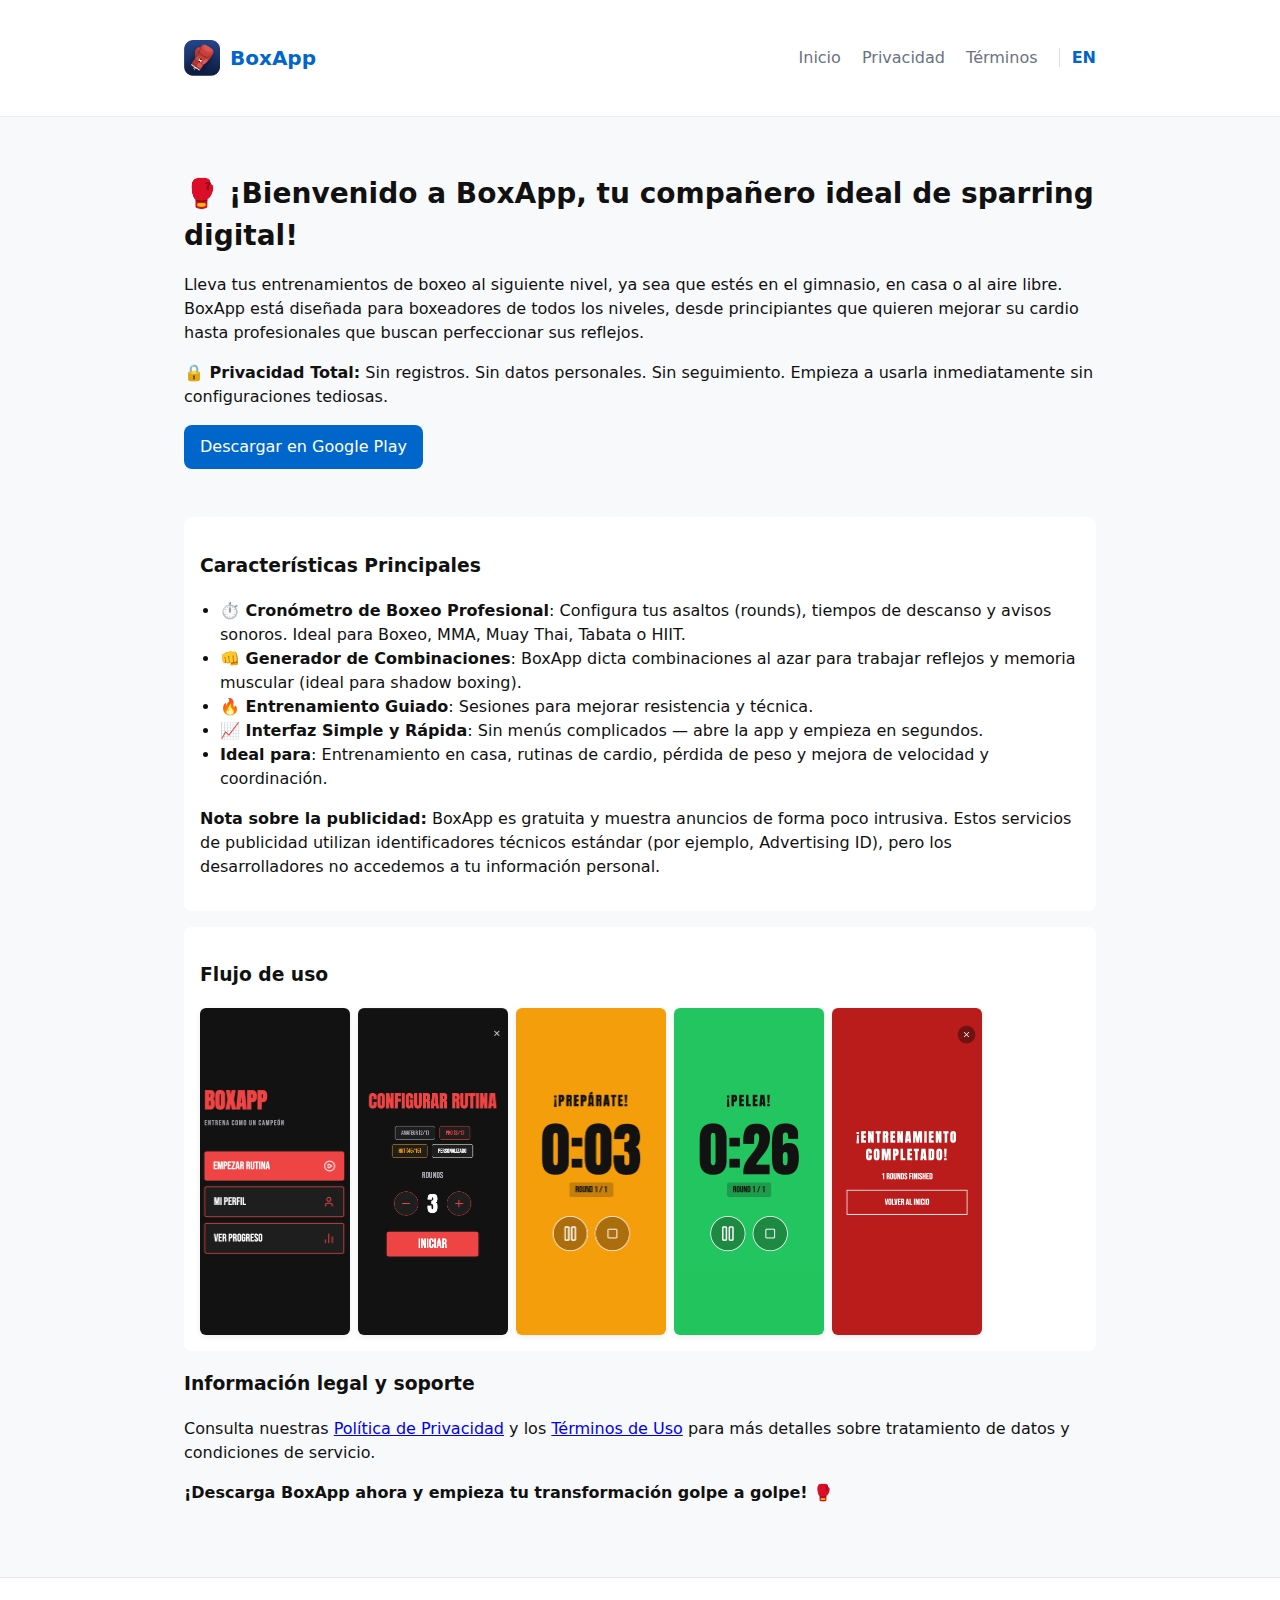
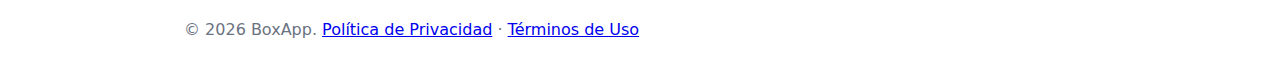
<file: index.html>
<!doctype html>
<html lang="es">
<head>
  <meta charset="utf-8">
  <meta name="viewport" content="width=device-width, initial-scale=1">
  <title>BoxApp — Entrenador de Boxeo</title>
  <link rel="icon" type="image/x-icon" href="assets/Icono.ico">
  <meta name="description" content="BoxApp: Temporizador profesional de boxeo, generador de combinaciones, entrenamientos guiados y seguimiento de peso. Privacidad total.">
  <link rel="stylesheet" href="css/styles.css">
</head>
<body>
  <header class="site-header">
    <div class="container">
      <h1 class="brand">
        <img src="assets/Icono.png" alt="BoxApp logo" class="logo">
        BoxApp
      </h1>
      <nav class="main-nav">
        <a href="index.html">Inicio</a>
        <a href="privacy.html">Privacidad</a>
        <a href="terms.html">Términos</a>
        <a href="index_en.html" class="lang-switch">EN</a>
      </nav>
    </div>
  </header>

  <main class="container">
    <section class="hero">
      <h2>🥊 ¡Bienvenido a BoxApp, tu compañero ideal de sparring digital!</h2>
      <p>Lleva tus entrenamientos de boxeo al siguiente nivel, ya sea que estés en el gimnasio, en casa o al aire libre. BoxApp está diseñada para boxeadores de todos los niveles, desde principiantes que quieren mejorar su cardio hasta profesionales que buscan perfeccionar sus reflejos.</p>
      <p class="privacy-note"><strong>🔒 Privacidad Total:</strong> Sin registros. Sin datos personales. Sin seguimiento. Empieza a usarla inmediatamente sin configuraciones tediosas.</p>
      <div class="cta">
        <a class="btn btn-download" href="https://play.google.com/store" target="_blank" rel="noopener">Descargar en Google Play</a>
      </div>
    </section>

    <section class="features">
      <h3>Características Principales</h3>
      <ul>
        <li><strong>⏱️ Cronómetro de Boxeo Profesional</strong>: Configura tus asaltos (rounds), tiempos de descanso y avisos sonoros. Ideal para Boxeo, MMA, Muay Thai, Tabata o HIIT.</li>
        <li><strong>👊 Generador de Combinaciones</strong>: BoxApp dicta combinaciones al azar para trabajar reflejos y memoria muscular (ideal para shadow boxing).</li>
        <li><strong>🔥 Entrenamiento Guiado</strong>: Sesiones para mejorar resistencia y técnica.</li>
        <li><strong>📈 Interfaz Simple y Rápida</strong>: Sin menús complicados — abre la app y empieza en segundos.</li>
        <li><strong>Ideal para</strong>: Entrenamiento en casa, rutinas de cardio, pérdida de peso y mejora de velocidad y coordinación.</li>
      </ul>
      <p class="ads-note"><strong>Nota sobre la publicidad:</strong> BoxApp es gratuita y muestra anuncios de forma poco intrusiva. Estos servicios de publicidad utilizan identificadores técnicos estándar (por ejemplo, Advertising ID), pero los desarrolladores no accedemos a tu información personal.</p>
    </section>

    <section class="screenshots">
      <h3>Flujo de uso</h3>
      <div class="gallery">
        <img src="assets/Img0.png" alt="Paso 0">
        <img src="assets/Img1.png" alt="Paso 1">
        <img src="assets/Img2.png" alt="Paso 2">
        <img src="assets/Img3.png" alt="Paso 3">
        <img src="assets/Img4.png" alt="Paso 4">
      </div>
    </section>

    <section class="more-info">
      <h3>Información legal y soporte</h3>
      <p>Consulta nuestras <a href="privacy.html">Política de Privacidad</a> y los <a href="terms.html">Términos de Uso</a> para más detalles sobre tratamiento de datos y condiciones de servicio.</p>
      <p class="cta-final"><strong>¡Descarga BoxApp ahora y empieza tu transformación golpe a golpe! 🥊</strong></p>
    </section>
  </main>

  <footer class="site-footer">
    <div class="container">
      <p>© 2026 BoxApp. <a href="privacy.html">Política de Privacidad</a> · <a href="terms.html">Términos de Uso</a></p>
    </div>
  </footer>
</body>
</html>
</file>
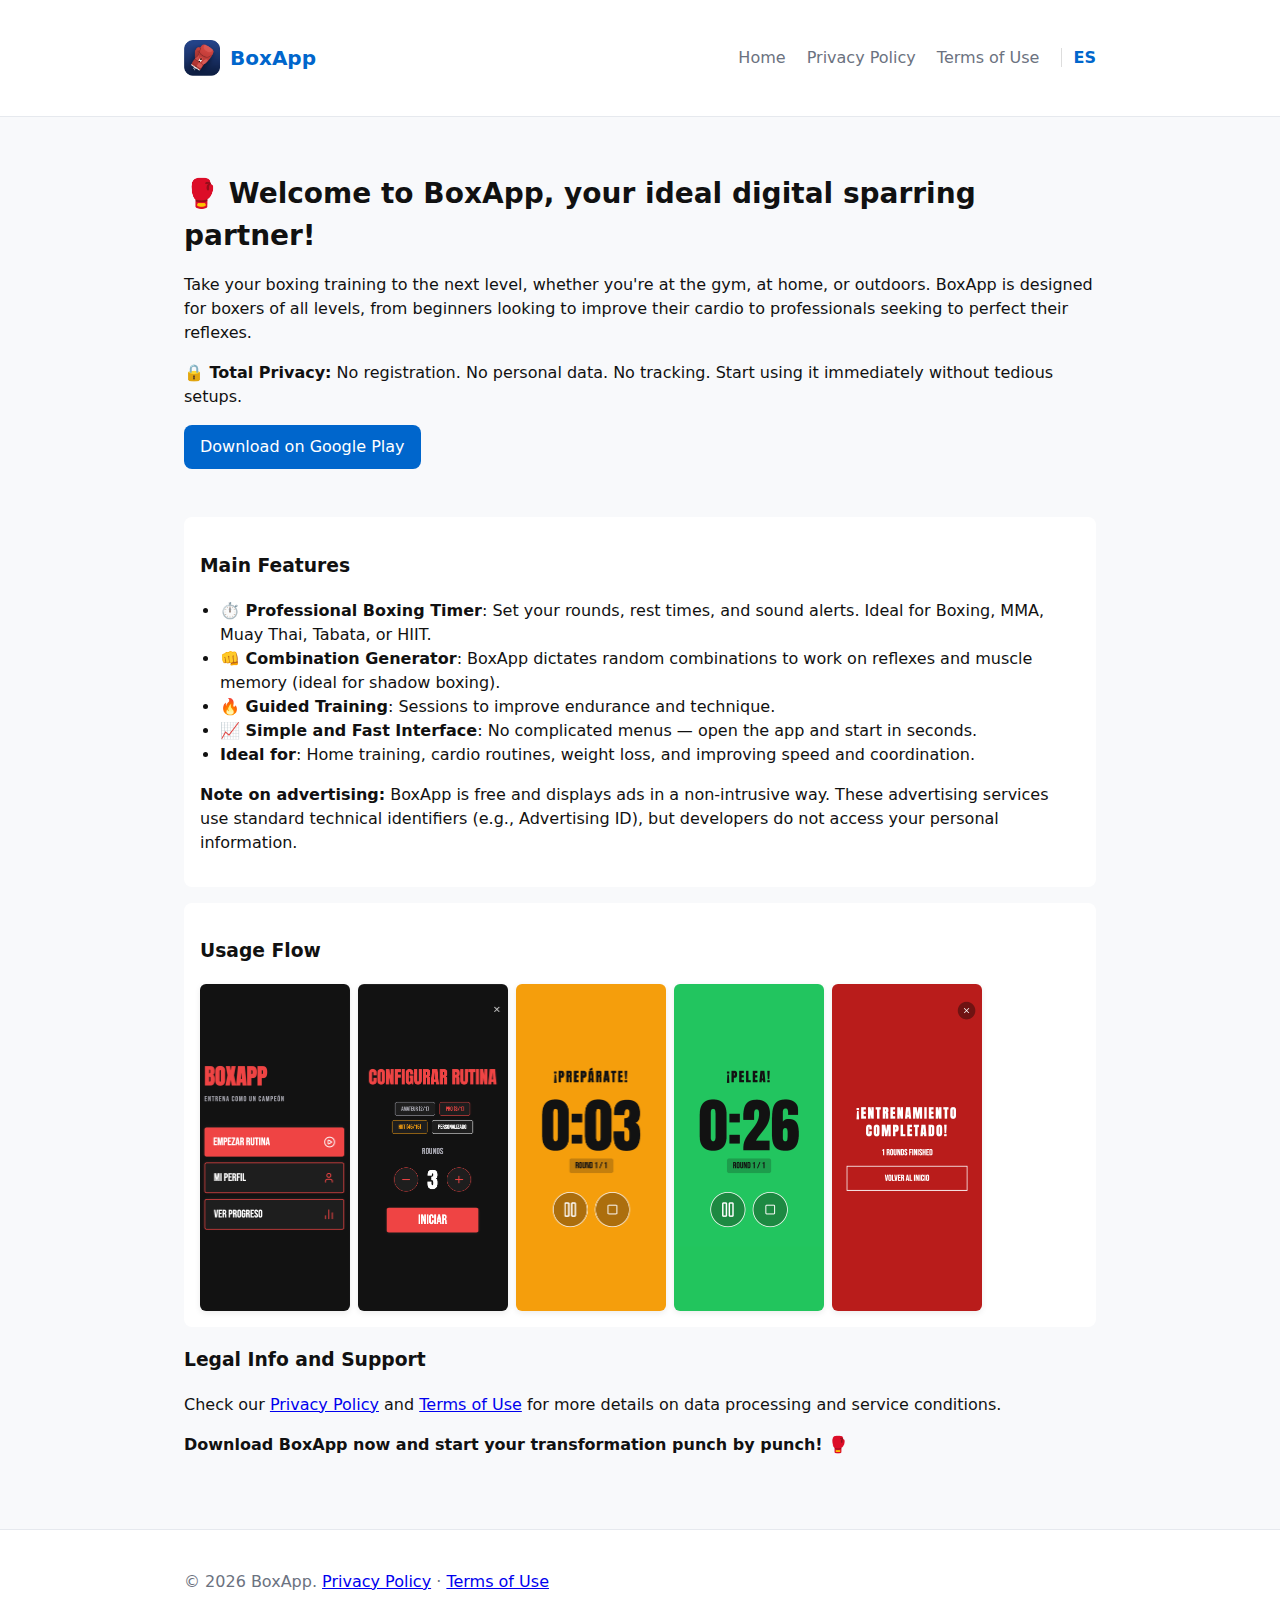
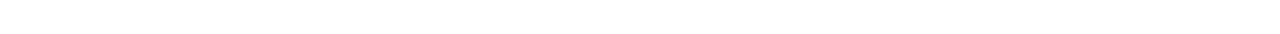
<file: index_en.html>
<!doctype html>
<html lang="en">
<head>
  <meta charset="utf-8">
  <meta name="viewport" content="width=device-width, initial-scale=1">
  <title>BoxApp — Boxing Trainer</title>
  <link rel="icon" type="image/x-icon" href="assets/Icono.ico">
  <meta name="description" content="BoxApp: Professional boxing timer, combination generator, guided workouts, and weight tracking. Total privacy.">
  <link rel="stylesheet" href="css/styles.css">
</head>
<body>
  <header class="site-header">
    <div class="container">
      <h1 class="brand">
        <img src="assets/Icono.png" alt="BoxApp logo" class="logo">
        BoxApp
      </h1>
      <nav class="main-nav">
        <a href="index_en.html">Home</a>
        <a href="privacy_en.html">Privacy Policy</a>
        <a href="terms_en.html">Terms of Use</a>
        <a href="index.html" class="lang-switch">ES</a>
      </nav>
    </div>
  </header>

  <main class="container">
    <section class="hero">
      <h2>🥊 Welcome to BoxApp, your ideal digital sparring partner!</h2>
      <p>Take your boxing training to the next level, whether you're at the gym, at home, or outdoors. BoxApp is designed for boxers of all levels, from beginners looking to improve their cardio to professionals seeking to perfect their reflexes.</p>
      <p class="privacy-note"><strong>🔒 Total Privacy:</strong> No registration. No personal data. No tracking. Start using it immediately without tedious setups.</p>
      <div class="cta">
        <a class="btn btn-download" href="https://play.google.com/store" target="_blank" rel="noopener">Download on Google Play</a>
      </div>
    </section>

    <section class="features">
      <h3>Main Features</h3>
      <ul>
        <li><strong>⏱️ Professional Boxing Timer</strong>: Set your rounds, rest times, and sound alerts. Ideal for Boxing, MMA, Muay Thai, Tabata, or HIIT.</li>
        <li><strong>👊 Combination Generator</strong>: BoxApp dictates random combinations to work on reflexes and muscle memory (ideal for shadow boxing).</li>
        <li><strong>🔥 Guided Training</strong>: Sessions to improve endurance and technique.</li>
        <li><strong>📈 Simple and Fast Interface</strong>: No complicated menus — open the app and start in seconds.</li>
        <li><strong>Ideal for</strong>: Home training, cardio routines, weight loss, and improving speed and coordination.</li>
      </ul>
      <p class="ads-note"><strong>Note on advertising:</strong> BoxApp is free and displays ads in a non-intrusive way. These advertising services use standard technical identifiers (e.g., Advertising ID), but developers do not access your personal information.</p>
    </section>

    <section class="screenshots">
      <h3>Usage Flow</h3>
      <div class="gallery">
        <img src="assets/Img0.png" alt="Step 0">
        <img src="assets/Img1.png" alt="Step 1">
        <img src="assets/Img2.png" alt="Step 2">
        <img src="assets/Img3.png" alt="Step 3">
        <img src="assets/Img4.png" alt="Step 4">
      </div>
    </section>

    <section class="more-info">
      <h3>Legal Info and Support</h3>
      <p>Check our <a href="privacy_en.html">Privacy Policy</a> and <a href="terms_en.html">Terms of Use</a> for more details on data processing and service conditions.</p>
      <p class="cta-final"><strong>Download BoxApp now and start your transformation punch by punch! 🥊</strong></p>
    </section>
  </main>

  <footer class="site-footer">
    <div class="container">
      <p>© 2026 BoxApp. <a href="privacy_en.html">Privacy Policy</a> · <a href="terms_en.html">Terms of Use</a></p>
    </div>
  </footer>
</body>
</html>
</file>
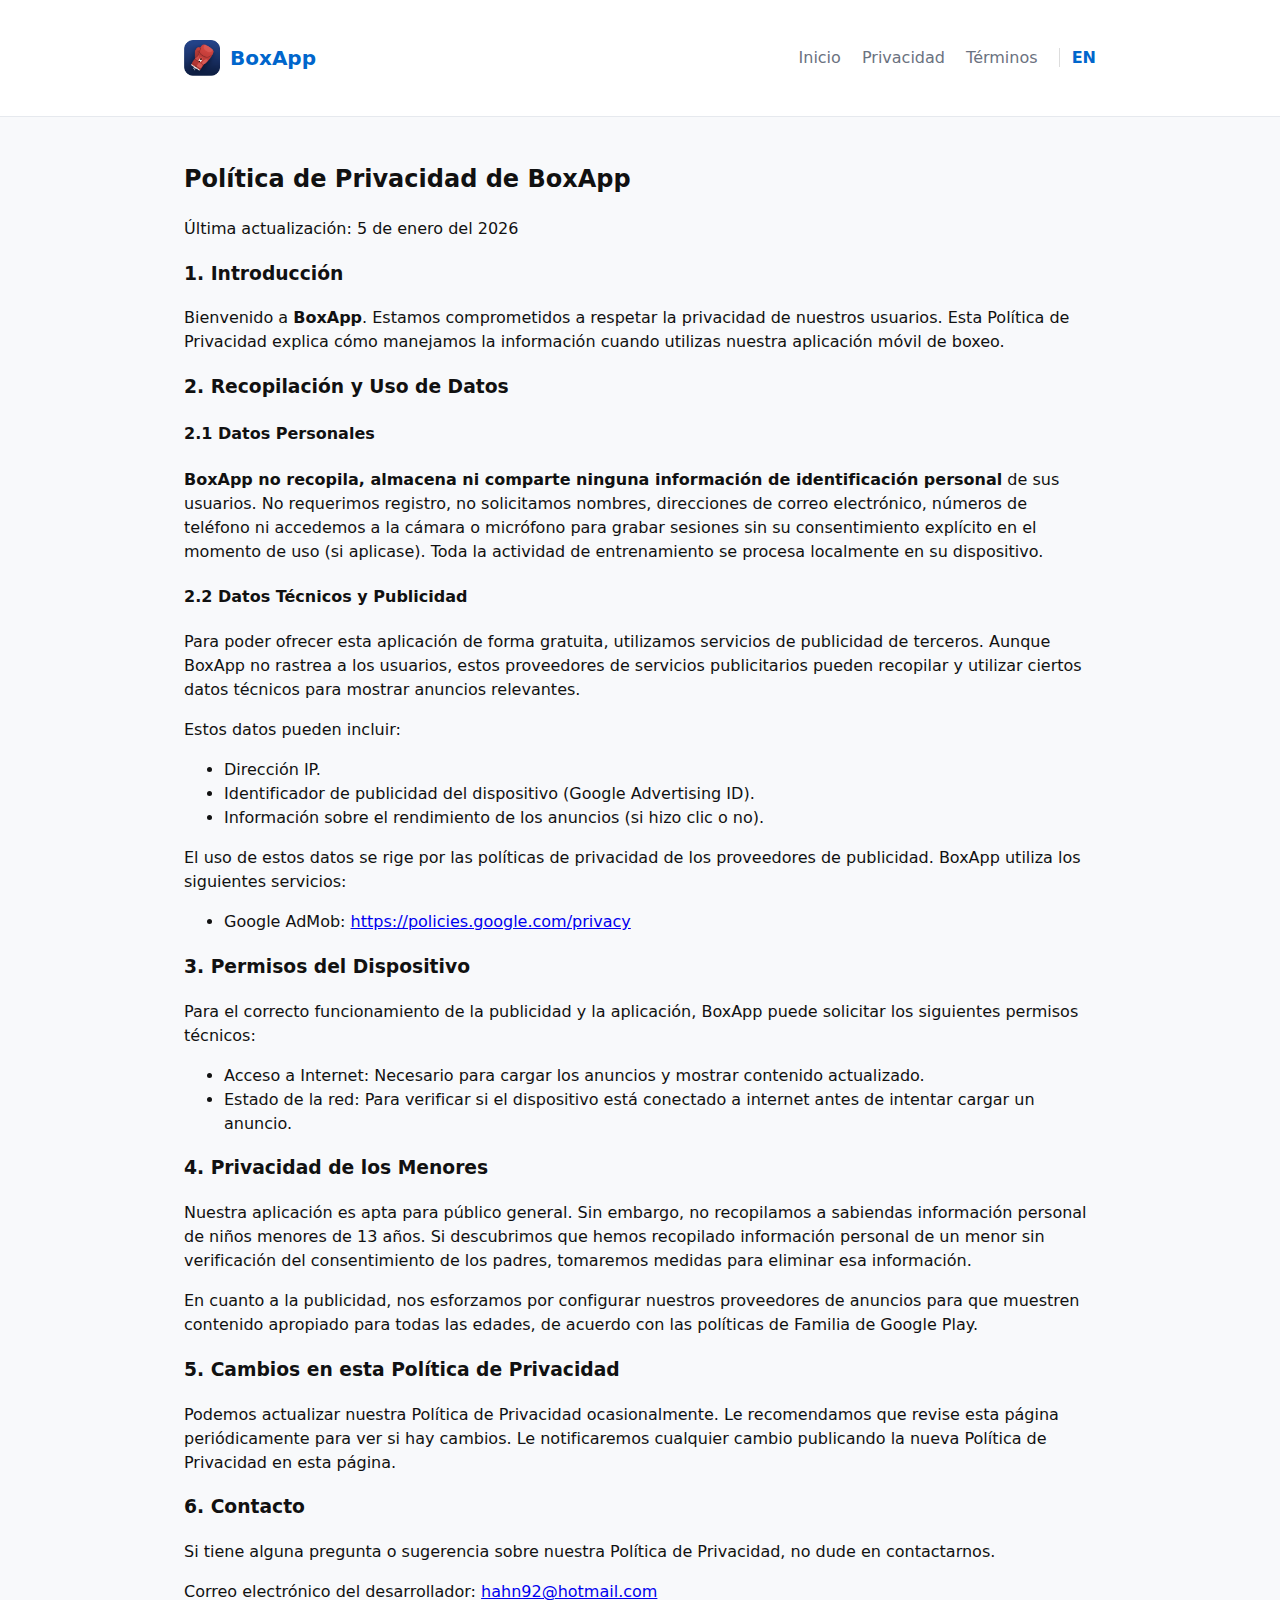
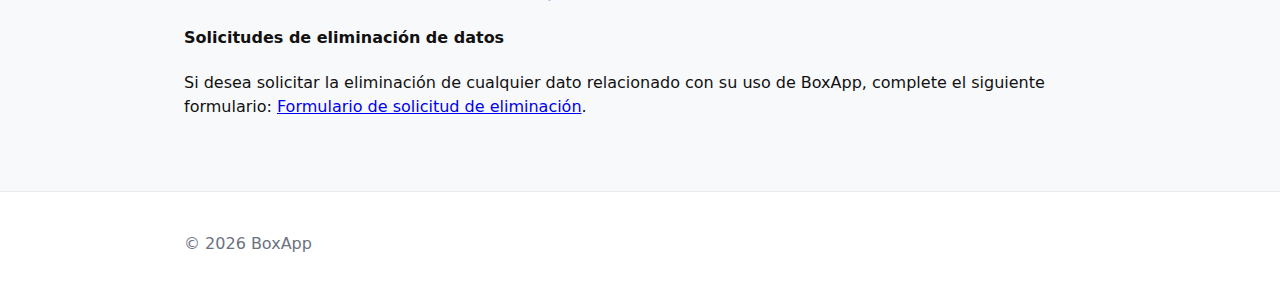
<file: privacy.html>
<!doctype html>
<html lang="es">
<head>
  <meta charset="utf-8">
  <meta name="viewport" content="width=device-width, initial-scale=1">
  <title>Política de Privacidad — BoxApp</title>
  <link rel="icon" type="image/x-icon" href="assets/Icono.ico">
  <link rel="stylesheet" href="css/styles.css">
</head>
<body>
  <header class="site-header">
    <div class="container">
      <h1 class="brand">
        <img src="assets/Icono.png" alt="BoxApp logo" class="logo">
        BoxApp
      </h1>
      <nav class="main-nav">
        <a href="index.html">Inicio</a>
        <a href="privacy.html">Privacidad</a>
        <a href="terms.html">Términos</a>
        <a href="privacy_en.html" class="lang-switch">EN</a>
      </nav>
    </div>
  </header>

  <main class="container">
    <h2>Política de Privacidad de BoxApp</h2>
    <p>Última actualización: 5 de enero del 2026</p>

    <h3>1. Introducción</h3>
    <p>Bienvenido a <strong>BoxApp</strong>. Estamos comprometidos a respetar la privacidad de nuestros usuarios. Esta Política de Privacidad explica cómo manejamos la información cuando utilizas nuestra aplicación móvil de boxeo.</p>

    <h3>2. Recopilación y Uso de Datos</h3>

    <h4>2.1 Datos Personales</h4>
    <p><strong>BoxApp no recopila, almacena ni comparte ninguna información de identificación personal</strong> de sus usuarios. No requerimos registro, no solicitamos nombres, direcciones de correo electrónico, números de teléfono ni accedemos a la cámara o micrófono para grabar sesiones sin su consentimiento explícito en el momento de uso (si aplicase). Toda la actividad de entrenamiento se procesa localmente en su dispositivo.</p>

    <h4>2.2 Datos Técnicos y Publicidad</h4>
    <p>Para poder ofrecer esta aplicación de forma gratuita, utilizamos servicios de publicidad de terceros. Aunque BoxApp no rastrea a los usuarios, estos proveedores de servicios publicitarios pueden recopilar y utilizar ciertos datos técnicos para mostrar anuncios relevantes.</p>

    <p>Estos datos pueden incluir:</p>
    <ul>
      <li>Dirección IP.</li>
      <li>Identificador de publicidad del dispositivo (Google Advertising ID).</li>
      <li>Información sobre el rendimiento de los anuncios (si hizo clic o no).</li>
    </ul>

    <p>El uso de estos datos se rige por las políticas de privacidad de los proveedores de publicidad. BoxApp utiliza los siguientes servicios:</p>
    <ul>
      <li>Google AdMob: <a href="https://policies.google.com/privacy" target="_blank" rel="noopener">https://policies.google.com/privacy</a></li>
    </ul>

    <h3>3. Permisos del Dispositivo</h3>
    <p>Para el correcto funcionamiento de la publicidad y la aplicación, BoxApp puede solicitar los siguientes permisos técnicos:</p>
    <ul>
      <li>Acceso a Internet: Necesario para cargar los anuncios y mostrar contenido actualizado.</li>
      <li>Estado de la red: Para verificar si el dispositivo está conectado a internet antes de intentar cargar un anuncio.</li>
    </ul>

    <h3>4. Privacidad de los Menores</h3>
    <p>Nuestra aplicación es apta para público general. Sin embargo, no recopilamos a sabiendas información personal de niños menores de 13 años. Si descubrimos que hemos recopilado información personal de un menor sin verificación del consentimiento de los padres, tomaremos medidas para eliminar esa información.</p>

    <p>En cuanto a la publicidad, nos esforzamos por configurar nuestros proveedores de anuncios para que muestren contenido apropiado para todas las edades, de acuerdo con las políticas de Familia de Google Play.</p>

    <h3>5. Cambios en esta Política de Privacidad</h3>
    <p>Podemos actualizar nuestra Política de Privacidad ocasionalmente. Le recomendamos que revise esta página periódicamente para ver si hay cambios. Le notificaremos cualquier cambio publicando la nueva Política de Privacidad en esta página.</p>

    <h3>6. Contacto</h3>
    <p>Si tiene alguna pregunta o sugerencia sobre nuestra Política de Privacidad, no dude en contactarnos.</p>
    <p>Correo electrónico del desarrollador: <a href="mailto:hahn92@hotmail.com">hahn92@hotmail.com</a></p>

    <h4>Solicitudes de eliminación de datos</h4>
    <p>Si desea solicitar la eliminación de cualquier dato relacionado con su uso de BoxApp, complete el siguiente formulario: <a href="https://docs.google.com/forms/d/e/1FAIpQLSdHUgOBHwNbNbeer0jMl2gJcjSvBAuUtM11OysN6ggCu7nD0Q/viewform?usp=sharing&ouid=107536402367621994872" target="_blank" rel="noopener">Formulario de solicitud de eliminación</a>.</p>
  </main>

  <footer class="site-footer">
    <div class="container">
      <p>© 2026 BoxApp</p>
    </div>
  </footer>
</body>
</html>
</file>
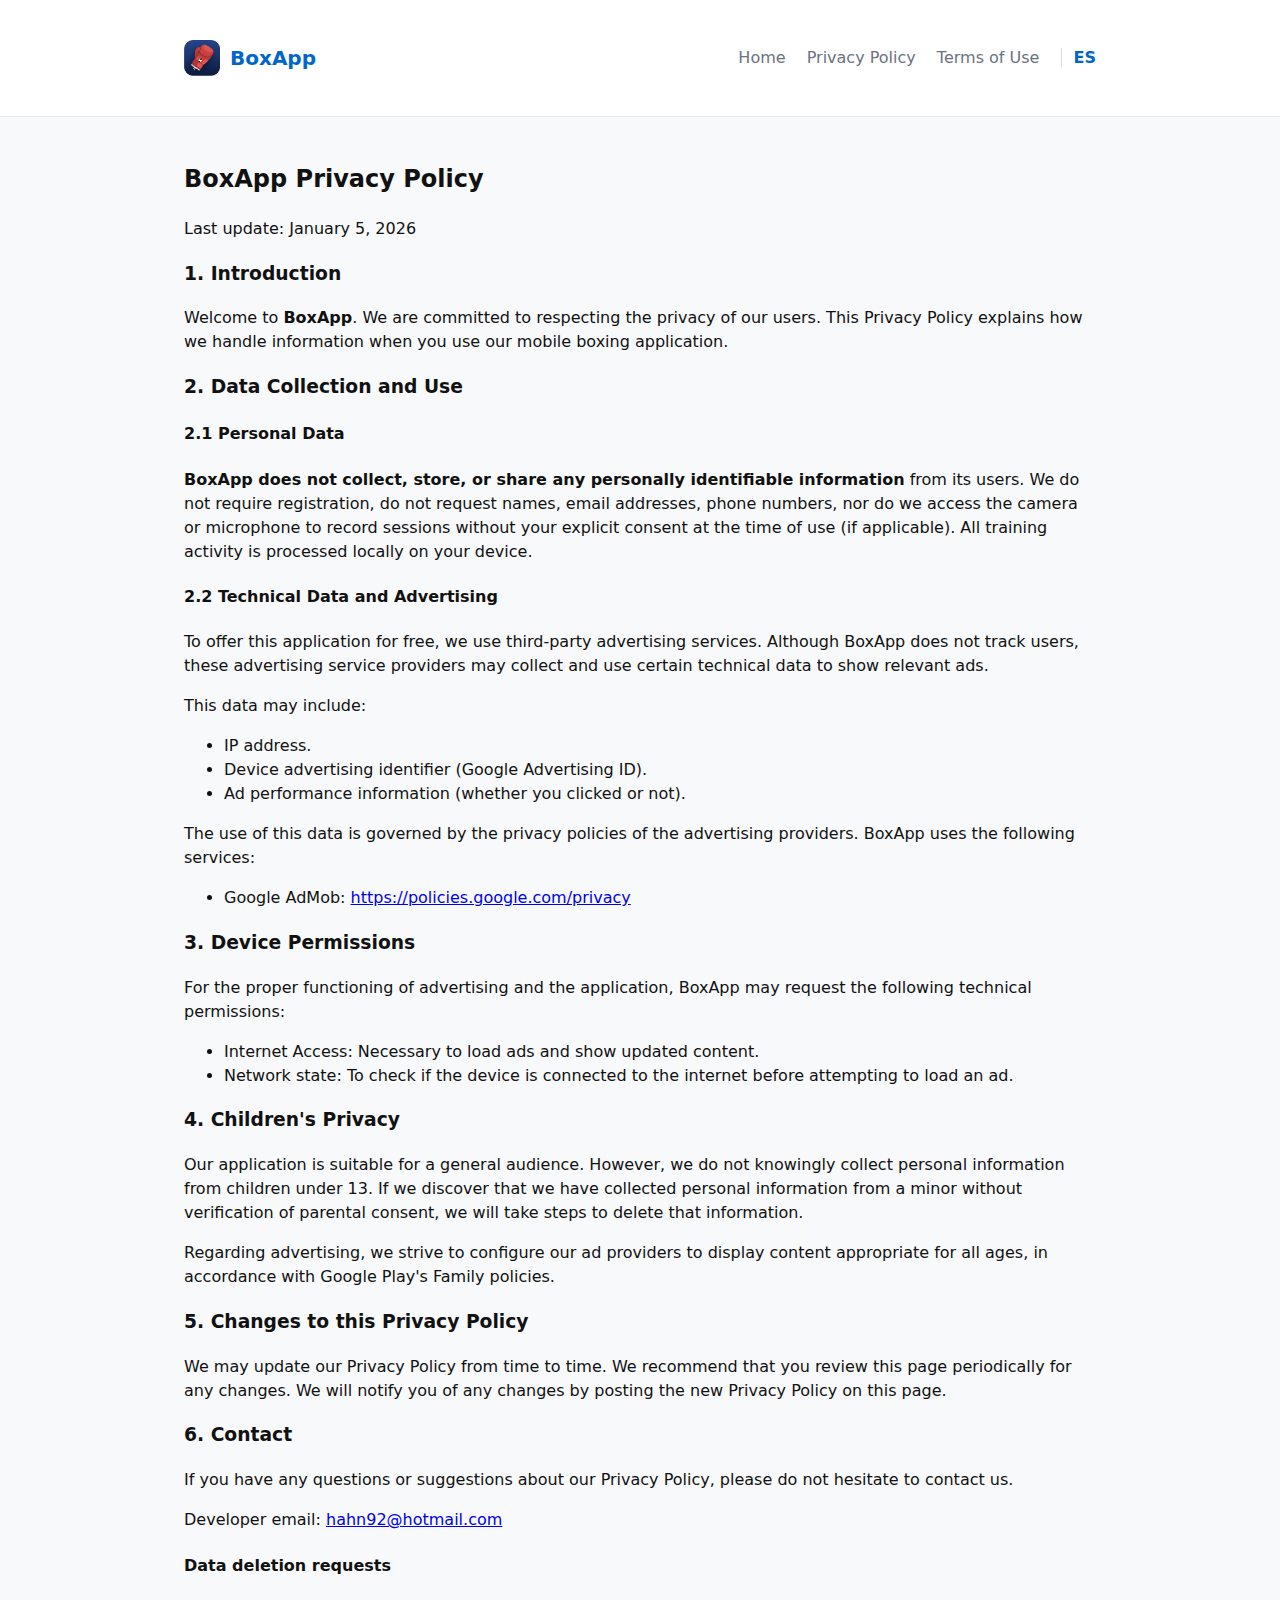
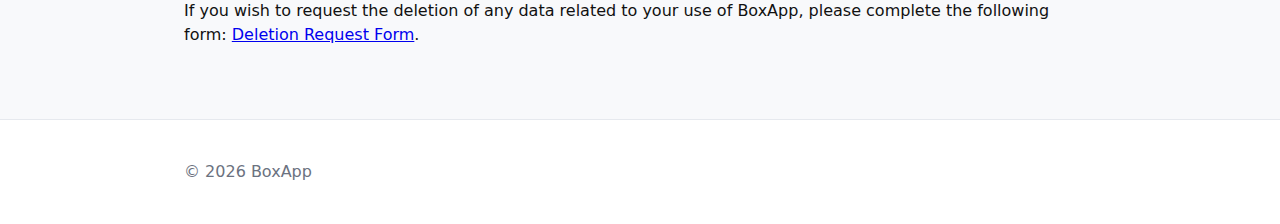
<file: privacy_en.html>
<!doctype html>
<html lang="en">
<head>
  <meta charset="utf-8">
  <meta name="viewport" content="width=device-width, initial-scale=1">
  <title>Privacy Policy — BoxApp</title>
  <link rel="icon" type="image/x-icon" href="assets/Icono.ico">
  <link rel="stylesheet" href="css/styles.css">
</head>
<body>
  <header class="site-header">
    <div class="container">
      <h1 class="brand">
        <img src="assets/Icono.png" alt="BoxApp logo" class="logo">
        BoxApp
      </h1>
      <nav class="main-nav">
        <a href="index_en.html">Home</a>
        <a href="privacy_en.html">Privacy Policy</a>
        <a href="terms_en.html">Terms of Use</a>
        <a href="privacy.html" class="lang-switch">ES</a>
      </nav>
    </div>
  </header>

  <main class="container">
    <h2>BoxApp Privacy Policy</h2>
    <p>Last update: January 5, 2026</p>

    <h3>1. Introduction</h3>
    <p>Welcome to <strong>BoxApp</strong>. We are committed to respecting the privacy of our users. This Privacy Policy explains how we handle information when you use our mobile boxing application.</p>

    <h3>2. Data Collection and Use</h3>

    <h4>2.1 Personal Data</h4>
    <p><strong>BoxApp does not collect, store, or share any personally identifiable information</strong> from its users. We do not require registration, do not request names, email addresses, phone numbers, nor do we access the camera or microphone to record sessions without your explicit consent at the time of use (if applicable). All training activity is processed locally on your device.</p>

    <h4>2.2 Technical Data and Advertising</h4>
    <p>To offer this application for free, we use third-party advertising services. Although BoxApp does not track users, these advertising service providers may collect and use certain technical data to show relevant ads.</p>

    <p>This data may include:</p>
    <ul>
      <li>IP address.</li>
      <li>Device advertising identifier (Google Advertising ID).</li>
      <li>Ad performance information (whether you clicked or not).</li>
    </ul>

    <p>The use of this data is governed by the privacy policies of the advertising providers. BoxApp uses the following services:</p>
    <ul>
      <li>Google AdMob: <a href="https://policies.google.com/privacy" target="_blank" rel="noopener">https://policies.google.com/privacy</a></li>
    </ul>

    <h3>3. Device Permissions</h3>
    <p>For the proper functioning of advertising and the application, BoxApp may request the following technical permissions:</p>
    <ul>
      <li>Internet Access: Necessary to load ads and show updated content.</li>
      <li>Network state: To check if the device is connected to the internet before attempting to load an ad.</li>
    </ul>

    <h3>4. Children's Privacy</h3>
    <p>Our application is suitable for a general audience. However, we do not knowingly collect personal information from children under 13. If we discover that we have collected personal information from a minor without verification of parental consent, we will take steps to delete that information.</p>

    <p>Regarding advertising, we strive to configure our ad providers to display content appropriate for all ages, in accordance with Google Play's Family policies.</p>

    <h3>5. Changes to this Privacy Policy</h3>
    <p>We may update our Privacy Policy from time to time. We recommend that you review this page periodically for any changes. We will notify you of any changes by posting the new Privacy Policy on this page.</p>

    <h3>6. Contact</h3>
    <p>If you have any questions or suggestions about our Privacy Policy, please do not hesitate to contact us.</p>
    <p>Developer email: <a href="mailto:hahn92@hotmail.com">hahn92@hotmail.com</a></p>

    <h4>Data deletion requests</h4>
    <p>If you wish to request the deletion of any data related to your use of BoxApp, please complete the following form: <a href="https://docs.google.com/forms/d/e/1FAIpQLSdHUgOBHwNbNbeer0jMl2gJcjSvBAuUtM11OysN6ggCu7nD0Q/viewform?usp=sharing&ouid=107536402367621994872" target="_blank" rel="noopener">Deletion Request Form</a>.</p>
  </main>

  <footer class="site-footer">
    <div class="container">
      <p>© 2026 BoxApp</p>
    </div>
  </footer>
</body>
</html>
</file>
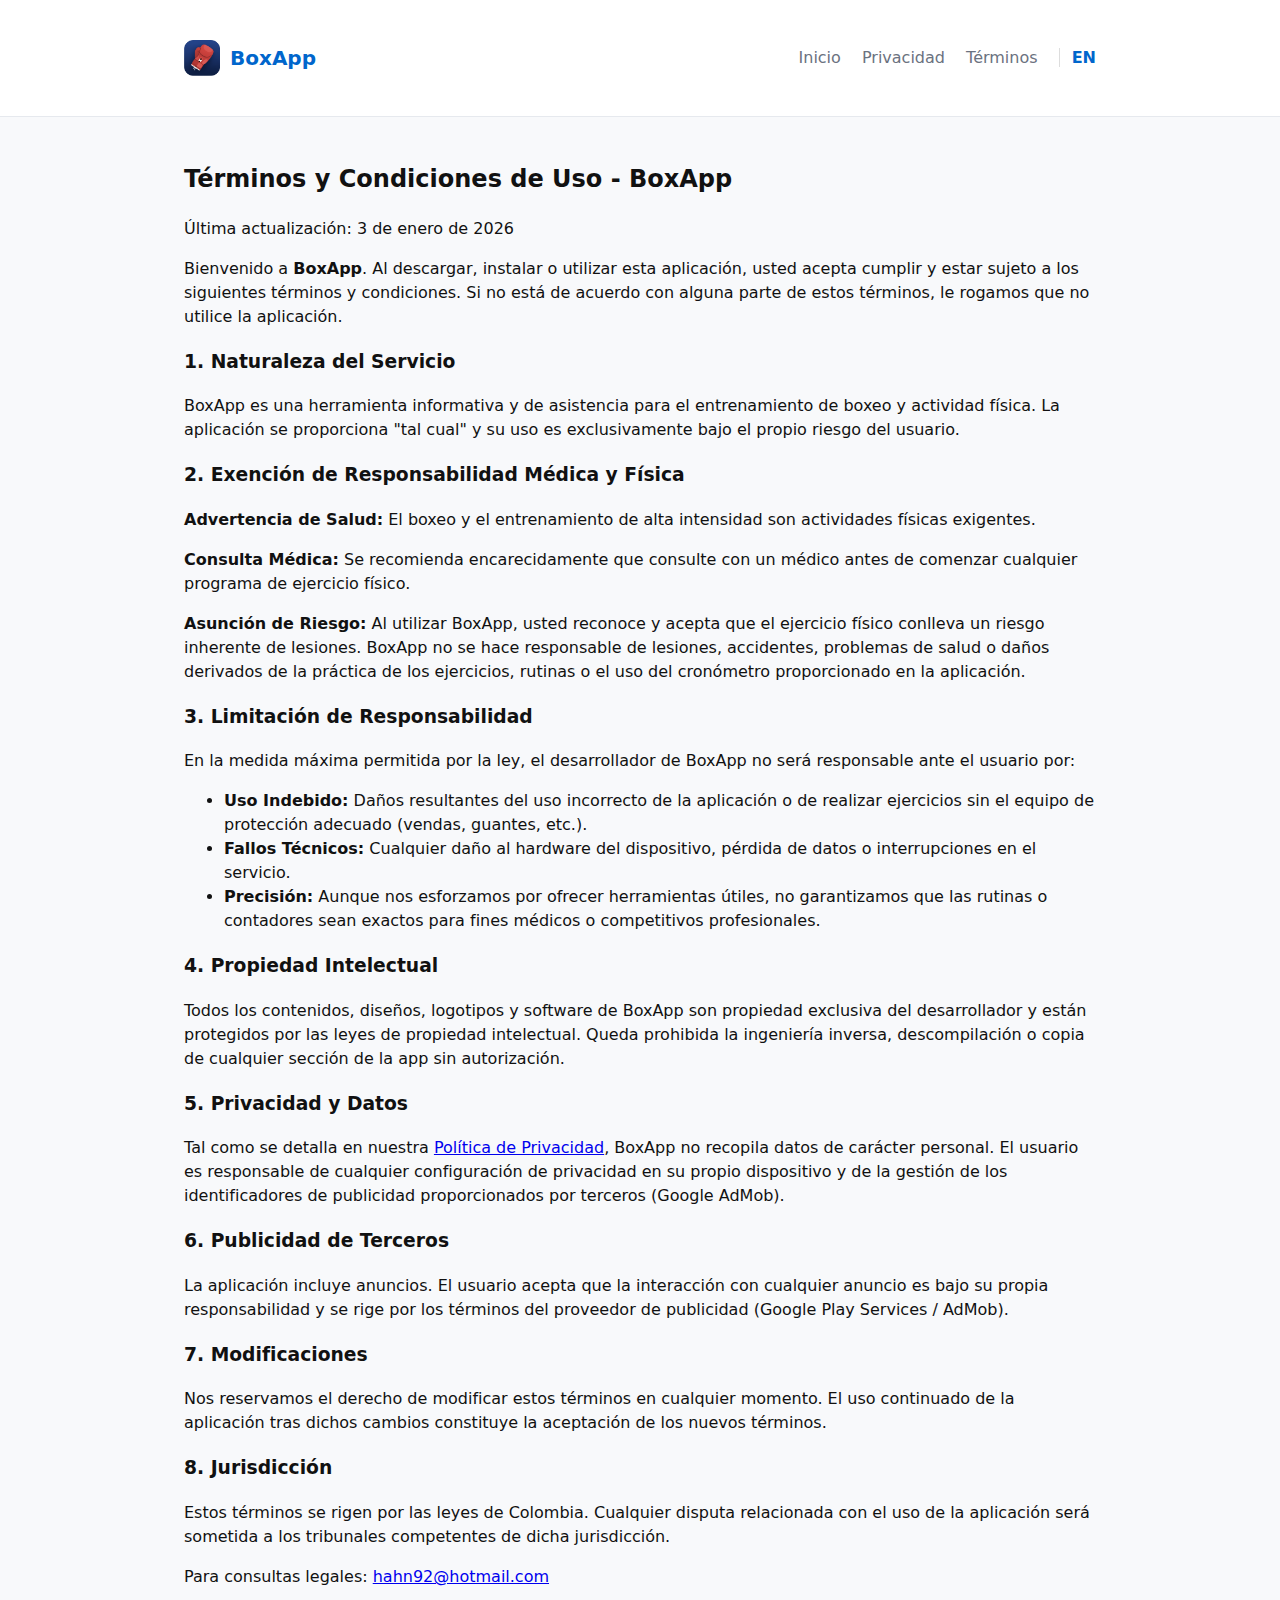
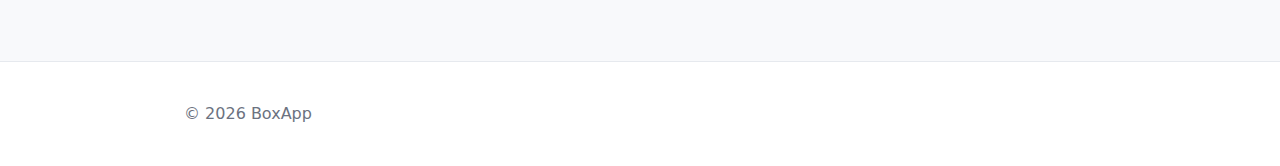
<file: terms.html>
<!doctype html>
<html lang="es">
<head>
  <meta charset="utf-8">
  <meta name="viewport" content="width=device-width, initial-scale=1">
  <title>Términos de Uso — BoxApp</title>
  <link rel="icon" type="image/x-icon" href="assets/Icono.ico">
  <link rel="stylesheet" href="css/styles.css">
</head>
<body>
  <header class="site-header">
    <div class="container">
      <h1 class="brand">
        <img src="assets/Icono.png" alt="BoxApp logo" class="logo">
        BoxApp
      </h1>
      <nav class="main-nav">
        <a href="index.html">Inicio</a>
        <a href="privacy.html">Privacidad</a>
        <a href="terms.html">Términos</a>
        <a href="terms_en.html" class="lang-switch">EN</a>
      </nav>
    </div>
  </header>

  <main class="container">
    <h2>Términos y Condiciones de Uso - BoxApp</h2>
    <p>Última actualización: 3 de enero de 2026</p>

    <p>Bienvenido a <strong>BoxApp</strong>. Al descargar, instalar o utilizar esta aplicación, usted acepta cumplir y estar sujeto a los siguientes términos y condiciones. Si no está de acuerdo con alguna parte de estos términos, le rogamos que no utilice la aplicación.</p>

    <h3>1. Naturaleza del Servicio</h3>
    <p>BoxApp es una herramienta informativa y de asistencia para el entrenamiento de boxeo y actividad física. La aplicación se proporciona "tal cual" y su uso es exclusivamente bajo el propio riesgo del usuario.</p>

    <h3>2. Exención de Responsabilidad Médica y Física</h3>
    <p><strong>Advertencia de Salud:</strong> El boxeo y el entrenamiento de alta intensidad son actividades físicas exigentes.</p>
    <p><strong>Consulta Médica:</strong> Se recomienda encarecidamente que consulte con un médico antes de comenzar cualquier programa de ejercicio físico.</p>
    <p><strong>Asunción de Riesgo:</strong> Al utilizar BoxApp, usted reconoce y acepta que el ejercicio físico conlleva un riesgo inherente de lesiones. BoxApp no se hace responsable de lesiones, accidentes, problemas de salud o daños derivados de la práctica de los ejercicios, rutinas o el uso del cronómetro proporcionado en la aplicación.</p>

    <h3>3. Limitación de Responsabilidad</h3>
    <p>En la medida máxima permitida por la ley, el desarrollador de BoxApp no será responsable ante el usuario por:</p>
    <ul>
      <li><strong>Uso Indebido:</strong> Daños resultantes del uso incorrecto de la aplicación o de realizar ejercicios sin el equipo de protección adecuado (vendas, guantes, etc.).</li>
      <li><strong>Fallos Técnicos:</strong> Cualquier daño al hardware del dispositivo, pérdida de datos o interrupciones en el servicio.</li>
      <li><strong>Precisión:</strong> Aunque nos esforzamos por ofrecer herramientas útiles, no garantizamos que las rutinas o contadores sean exactos para fines médicos o competitivos profesionales.</li>
    </ul>

    <h3>4. Propiedad Intelectual</h3>
    <p>Todos los contenidos, diseños, logotipos y software de BoxApp son propiedad exclusiva del desarrollador y están protegidos por las leyes de propiedad intelectual. Queda prohibida la ingeniería inversa, descompilación o copia de cualquier sección de la app sin autorización.</p>

    <h3>5. Privacidad y Datos</h3>
    <p>Tal como se detalla en nuestra <a href="privacy.html">Política de Privacidad</a>, BoxApp no recopila datos de carácter personal. El usuario es responsable de cualquier configuración de privacidad en su propio dispositivo y de la gestión de los identificadores de publicidad proporcionados por terceros (Google AdMob).</p>

    <h3>6. Publicidad de Terceros</h3>
    <p>La aplicación incluye anuncios. El usuario acepta que la interacción con cualquier anuncio es bajo su propia responsabilidad y se rige por los términos del proveedor de publicidad (Google Play Services / AdMob).</p>

    <h3>7. Modificaciones</h3>
    <p>Nos reservamos el derecho de modificar estos términos en cualquier momento. El uso continuado de la aplicación tras dichos cambios constituye la aceptación de los nuevos términos.</p>

    <h3>8. Jurisdicción</h3>
    <p>Estos términos se rigen por las leyes de Colombia. Cualquier disputa relacionada con el uso de la aplicación será sometida a los tribunales competentes de dicha jurisdicción.</p>

    <p>Para consultas legales: <a href="mailto:hahn92@hotmail.com">hahn92@hotmail.com</a></p>
  </main>

  <footer class="site-footer">
    <div class="container">
      <p>© 2026 BoxApp</p>
    </div>
  </footer>
</body>
</html>
</file>
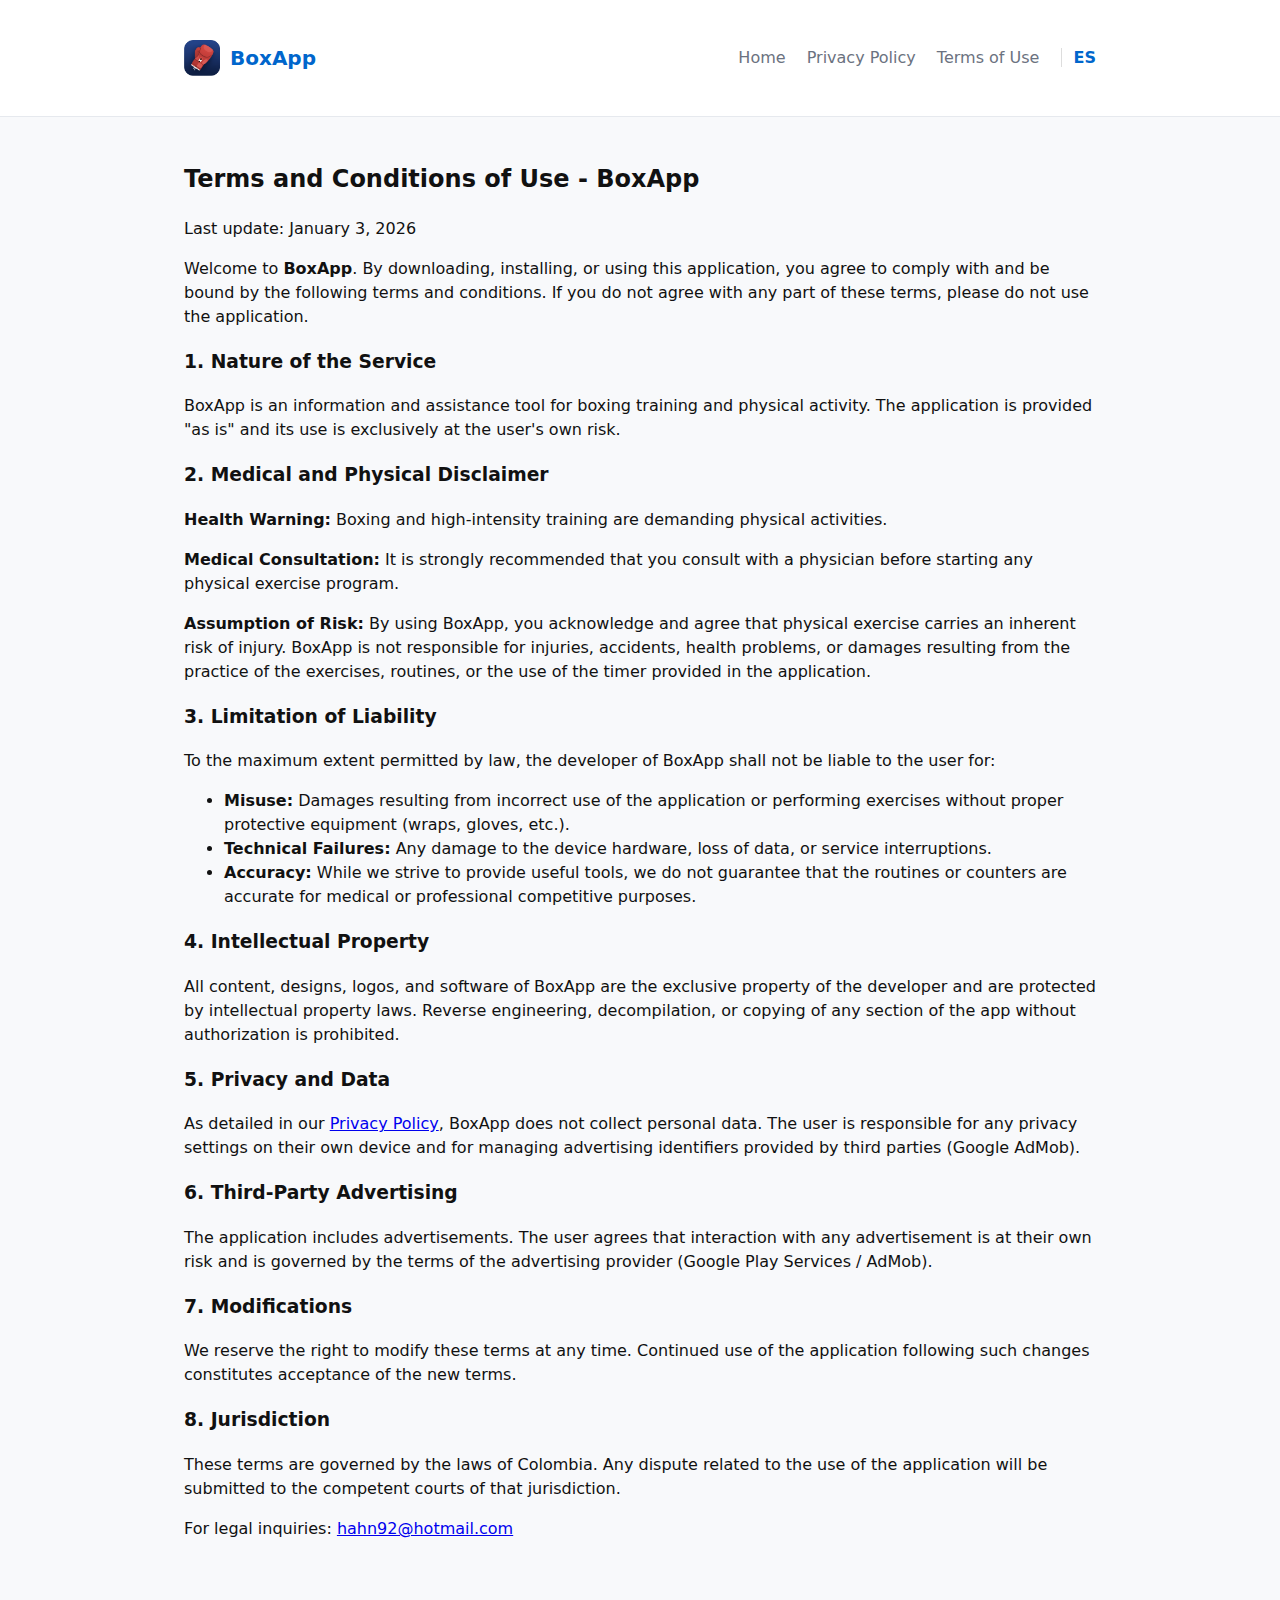
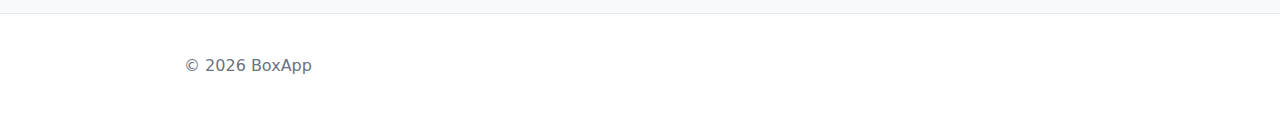
<file: terms_en.html>
<!doctype html>
<html lang="en">
<head>
  <meta charset="utf-8">
  <meta name="viewport" content="width=device-width, initial-scale=1">
  <title>Terms of Use — BoxApp</title>
  <link rel="icon" type="image/x-icon" href="assets/Icono.ico">
  <link rel="stylesheet" href="css/styles.css">
</head>
<body>
  <header class="site-header">
    <div class="container">
      <h1 class="brand">
        <img src="assets/Icono.png" alt="BoxApp logo" class="logo">
        BoxApp
      </h1>
      <nav class="main-nav">
        <a href="index_en.html">Home</a>
        <a href="privacy_en.html">Privacy Policy</a>
        <a href="terms_en.html">Terms of Use</a>
        <a href="terms.html" class="lang-switch">ES</a>
      </nav>
    </div>
  </header>

  <main class="container">
    <h2>Terms and Conditions of Use - BoxApp</h2>
    <p>Last update: January 3, 2026</p>

    <p>Welcome to <strong>BoxApp</strong>. By downloading, installing, or using this application, you agree to comply with and be bound by the following terms and conditions. If you do not agree with any part of these terms, please do not use the application.</p>

    <h3>1. Nature of the Service</h3>
    <p>BoxApp is an information and assistance tool for boxing training and physical activity. The application is provided "as is" and its use is exclusively at the user's own risk.</p>

    <h3>2. Medical and Physical Disclaimer</h3>
    <p><strong>Health Warning:</strong> Boxing and high-intensity training are demanding physical activities.</p>
    <p><strong>Medical Consultation:</strong> It is strongly recommended that you consult with a physician before starting any physical exercise program.</p>
    <p><strong>Assumption of Risk:</strong> By using BoxApp, you acknowledge and agree that physical exercise carries an inherent risk of injury. BoxApp is not responsible for injuries, accidents, health problems, or damages resulting from the practice of the exercises, routines, or the use of the timer provided in the application.</p>

    <h3>3. Limitation of Liability</h3>
    <p>To the maximum extent permitted by law, the developer of BoxApp shall not be liable to the user for:</p>
    <ul>
      <li><strong>Misuse:</strong> Damages resulting from incorrect use of the application or performing exercises without proper protective equipment (wraps, gloves, etc.).</li>
      <li><strong>Technical Failures:</strong> Any damage to the device hardware, loss of data, or service interruptions.</li>
      <li><strong>Accuracy:</strong> While we strive to provide useful tools, we do not guarantee that the routines or counters are accurate for medical or professional competitive purposes.</li>
    </ul>

    <h3>4. Intellectual Property</h3>
    <p>All content, designs, logos, and software of BoxApp are the exclusive property of the developer and are protected by intellectual property laws. Reverse engineering, decompilation, or copying of any section of the app without authorization is prohibited.</p>

    <h3>5. Privacy and Data</h3>
    <p>As detailed in our <a href="privacy_en.html">Privacy Policy</a>, BoxApp does not collect personal data. The user is responsible for any privacy settings on their own device and for managing advertising identifiers provided by third parties (Google AdMob).</p>

    <h3>6. Third-Party Advertising</h3>
    <p>The application includes advertisements. The user agrees that interaction with any advertisement is at their own risk and is governed by the terms of the advertising provider (Google Play Services / AdMob).</p>

    <h3>7. Modifications</h3>
    <p>We reserve the right to modify these terms at any time. Continued use of the application following such changes constitutes acceptance of the new terms.</p>

    <h3>8. Jurisdiction</h3>
    <p>These terms are governed by the laws of Colombia. Any dispute related to the use of the application will be submitted to the competent courts of that jurisdiction.</p>

    <p>For legal inquiries: <a href="mailto:hahn92@hotmail.com">hahn92@hotmail.com</a></p>
  </main>

  <footer class="site-footer">
    <div class="container">
      <p>© 2026 BoxApp</p>
    </div>
  </footer>
</body>
</html>
</file>
<file: css/styles.css>
/* Estilos básicos y responsivos para la web de BoxApp */
:root{
  --bg:#f8f9fb;
  --primary:#0066cc;
  --muted:#6b7280;
  --accent:#0ea5a6;
}
*{box-sizing:border-box}
body{font-family:system-ui,-apple-system,Segoe UI,Roboto,Helvetica,Arial;line-height:1.5;margin:0;background:var(--bg);color:#111}
.container{max-width:960px;margin:0 auto;padding:24px}
.site-header{background:#fff;border-bottom:1px solid #e6e9ee}
.site-header .container{display:flex;align-items:center;justify-content:space-between}
.brand{margin:0;padding:16px 0;font-size:1.25rem;color:var(--primary)}
.main-nav a{margin-left:16px;text-decoration:none;color:var(--muted)}
.lang-switch{font-weight:bold;color:var(--primary) !important;border-left:1px solid #ddd;padding-left:12px}
.hero{padding:32px 0}
.hero h2{margin:0 0 8px;font-size:1.75rem}
.cta{margin-top:16px}
.btn{display:inline-block;padding:10px 16px;border-radius:8px;text-decoration:none;color:#fff}
.btn-download{background:var(--primary);margin-right:8px}
.features{background:#fff;padding:16px;border-radius:8px;margin-top:16px}

/* Logo en cabecera */
.brand{display:flex;align-items:center;margin:0;padding:16px 0;font-size:1.25rem;color:var(--primary)}
.brand .logo{height:36px;display:inline-block;margin-right:10px}

/* Sección de capturas y flujo de uso */
.screenshots{background:#fff;padding:16px;border-radius:8px;margin-top:16px}
.flow-diagram{width:100%;max-height:360px;object-fit:contain;border-radius:8px}
.gallery{display:flex;gap:8px;flex-wrap:wrap;margin-top:12px}
.gallery img{width:calc(20% - 8px);max-width:150px;border-radius:6px;box-shadow:0 2px 6px rgba(0,0,0,0.08);object-fit:cover}

@media (max-width:600px){
  .gallery img{width:48%}
}
.features ul{margin:0;padding-left:20px}
.more-info{margin-top:16px}
.site-footer{margin-top:32px;padding:16px 0;background:#fff;border-top:1px solid #e6e9ee}
.site-footer p{margin:0;color:var(--muted)}
@media (max-width:600px){
  .site-header .container{flex-direction:column;align-items:flex-start}
  .main-nav{margin-top:8px}
  .main-nav a{margin-left:0;margin-right:12px}
}
</file>
